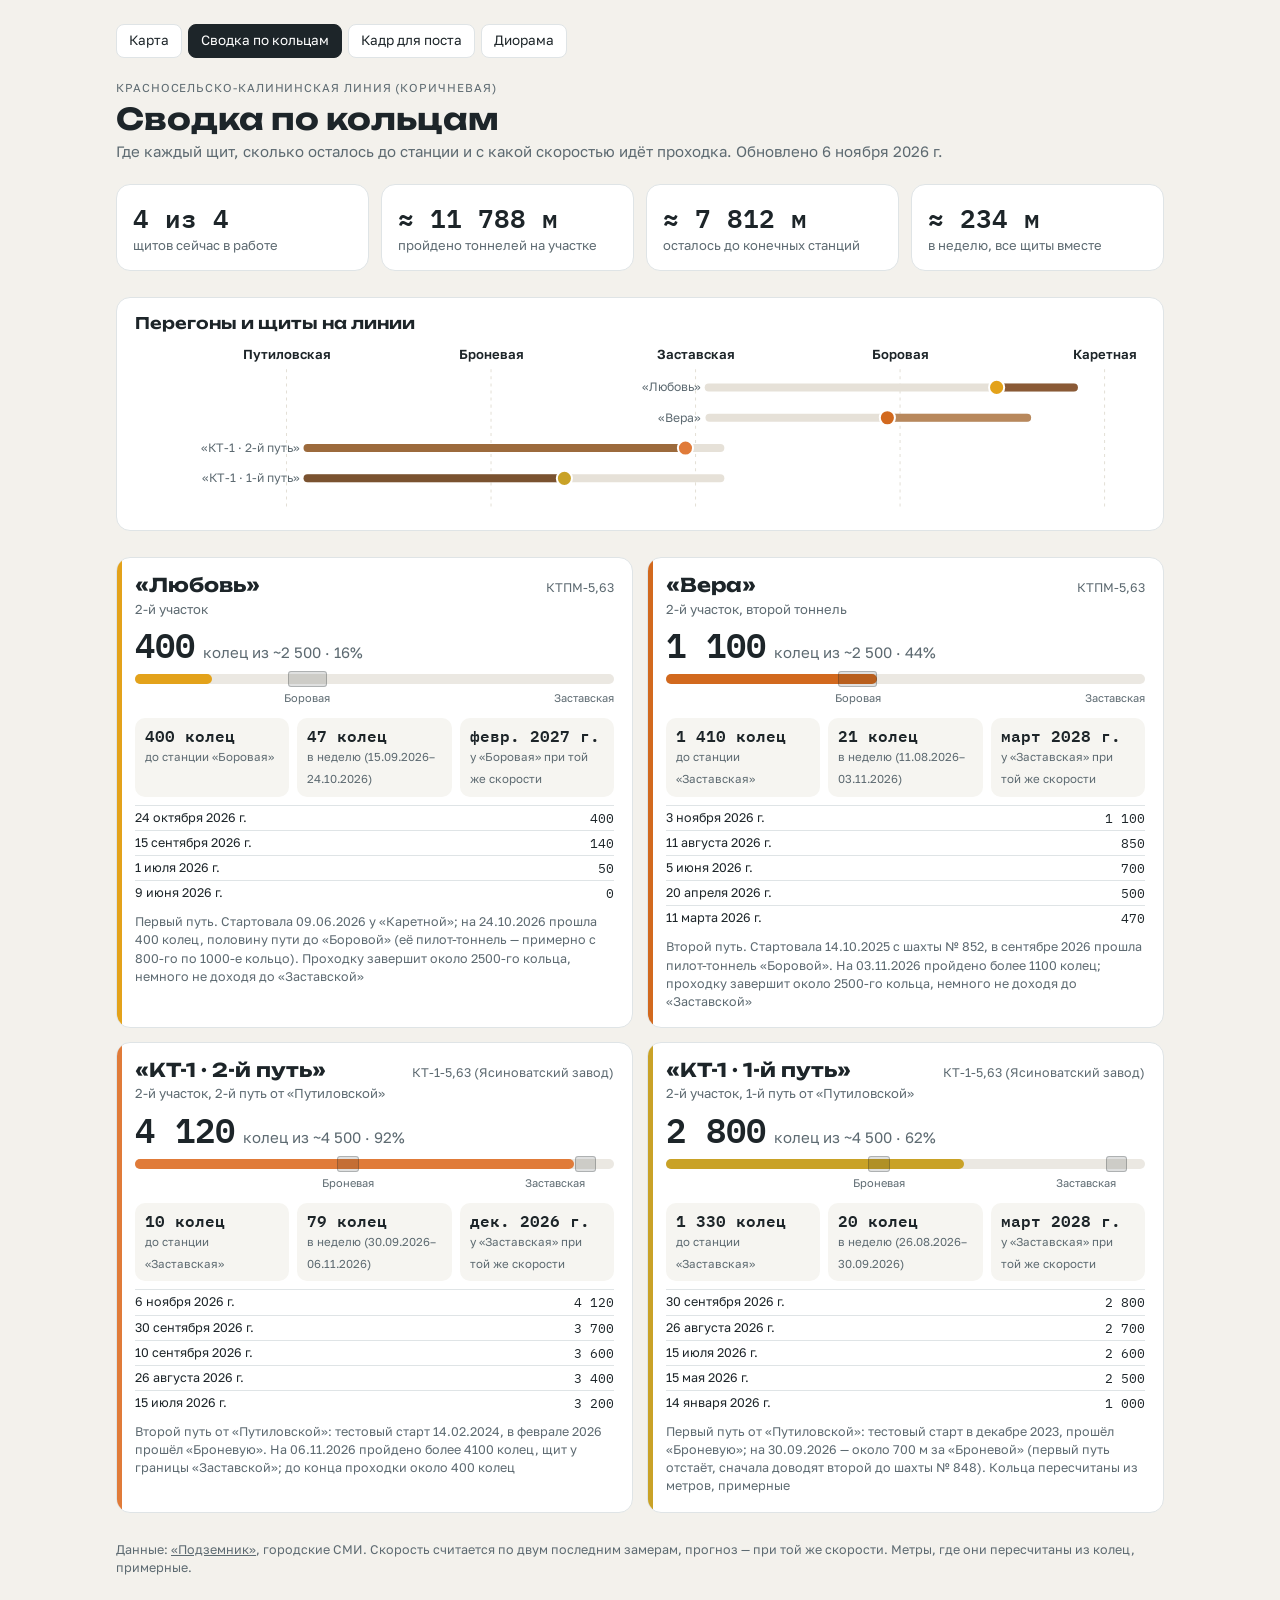
<file: rings.html>
<!doctype html>
<html lang="ru">
<head>
<meta charset="utf-8">
<meta name="viewport" content="width=device-width, initial-scale=1">
<title>Сводка по кольцам — щиты метро СПб</title>
<link rel="preconnect" href="https://fonts.googleapis.com">
<link rel="stylesheet" href="https://fonts.googleapis.com/css2?family=Unbounded:wght@600;700&family=Golos+Text:wght@400;500;600&family=IBM+Plex+Mono:wght@500&display=swap">
<style>
  :root { --ink: #1d2529; --muted: #5d6a71; --line: #dfe4e6; --bg: #f3f1ec; --card: #fff; --brown: #8a5a36; }
  * { box-sizing: border-box; }
  body { margin: 0; background: var(--bg); color: var(--ink); font: 15px/1.45 "Golos Text", system-ui, sans-serif; }
  .wrap { max-width: 1080px; margin: 0 auto; padding: 24px 16px 60px; }
  nav { display: flex; gap: 6px; margin-bottom: 22px; flex-wrap: wrap; }
  nav a { text-decoration: none; color: var(--ink); padding: 6px 12px; border-radius: 8px; border: 1px solid var(--line); background: #fff; font-size: 13.5px; }
  nav a.on { background: var(--ink); color: #fff; border-color: var(--ink); }
  .eyebrow { font-size: 11.5px; letter-spacing: .08em; text-transform: uppercase; color: var(--muted); }
  h1 { font: 700 30px/1.15 "Unbounded", sans-serif; margin: 6px 0 4px; }
  .lead { color: var(--muted); margin: 0 0 22px; }
  .mono { font-family: "IBM Plex Mono", ui-monospace, monospace; }
  .kpis { display: grid; grid-template-columns: repeat(auto-fit, minmax(190px, 1fr)); gap: 12px; margin-bottom: 26px; }
  .kpi { background: var(--card); border: 1px solid var(--line); border-radius: 14px; padding: 14px 16px; }
  .kpi b { display: block; font: 600 26px/1.1 "IBM Plex Mono", monospace; margin: 4px 0 2px; }
  .kpi span { color: var(--muted); font-size: 13px; }
  .line-strip { background: var(--card); border: 1px solid var(--line); border-radius: 14px; padding: 16px 18px 12px; margin-bottom: 26px; }
  .line-strip h2, .grid h2 { font: 600 16px/1.2 "Unbounded", sans-serif; margin: 0 0 10px; }
  svg text { font-family: "Golos Text", sans-serif; }
  .grid { display: grid; grid-template-columns: repeat(auto-fit, minmax(420px, 1fr)); gap: 14px; }
  .sh { background: var(--card); border: 1px solid var(--line); border-radius: 14px; padding: 16px 18px; position: relative; overflow: hidden; }
  .sh::before { content: ""; position: absolute; left: 0; top: 0; bottom: 0; width: 5px; background: var(--c); }
  .sh .top { display: flex; justify-content: space-between; align-items: baseline; gap: 8px; }
  .sh h3 { font: 700 19px/1.2 "Unbounded", sans-serif; margin: 0; }
  .sh .mach { color: var(--muted); font-size: 12.5px; }
  .sh .route { color: var(--muted); font-size: 13px; margin: 2px 0 10px; }
  .big { display: flex; align-items: baseline; gap: 8px; }
  .big b { font: 600 34px/1 "IBM Plex Mono", monospace; }
  .big span { color: var(--muted); }
  .bar { height: 10px; border-radius: 5px; background: #ebe8e2; margin: 10px 0 6px; position: relative; overflow: visible; }
  .bar i { position: absolute; left: 0; top: 0; bottom: 0; border-radius: 5px; background: var(--c); }
  .bar em { position: absolute; top: -3px; bottom: -3px; border-radius: 3px; background: rgba(29,37,41,.14); border: 1px solid rgba(29,37,41,.25); }
  .marks { position: relative; height: 18px; font-size: 11px; color: var(--muted); }
  .marks span { position: absolute; transform: translateX(-50%); white-space: nowrap; }
  .stats { display: grid; grid-template-columns: repeat(3, 1fr); gap: 8px; margin: 10px 0 8px; }
  .stats div { background: #f6f5f1; border-radius: 10px; padding: 8px 10px; }
  .stats b { display: block; font: 600 16px/1.2 "IBM Plex Mono", monospace; }
  .stats span { font-size: 11.5px; color: var(--muted); }
  .note { font-size: 12.5px; color: var(--muted); margin-top: 8px; }
  .hist { margin-top: 6px; }
  .hist table { width: 100%; border-collapse: collapse; font-size: 12.5px; }
  .hist td { padding: 3px 0; border-top: 1px solid var(--line); }
  .hist td:last-child { text-align: right; font-family: "IBM Plex Mono", monospace; }
  .foot { margin-top: 28px; color: var(--muted); font-size: 12.5px; }
  .foot a { color: inherit; }
  .tag { display: inline-block; font-size: 11px; padding: 1px 7px; border-radius: 10px; background: #f0ece4; color: var(--muted); margin-left: 6px; vertical-align: middle; }
  @media (max-width: 560px) { .grid { grid-template-columns: 1fr; } h1 { font-size: 22px; } .stats { grid-template-columns: 1fr 1fr; } }
</style>
</head>
<body>
<div class="wrap">
  <nav><a href="./">Карта</a><a href="rings.html" class="on">Сводка по кольцам</a><a href="card.html">Кадр для поста</a><a href="diorama.html">Диорама</a></nav>
  <div class="eyebrow" id="eb"></div>
  <h1>Сводка по кольцам</h1>
  <p class="lead" id="lead"></p>
  <div class="kpis" id="kpis"></div>
  <div class="line-strip"><h2>Перегоны и щиты на линии</h2><div id="strip"></div></div>
  <div class="grid" id="grid"></div>
  <div class="foot">Данные: <a href="https://t.me/podzemnik_spb">«Подземник»</a>, городские СМИ. Скорость считается по двум последним замерам, прогноз — при той же скорости. Метры, где они пересчитаны из колец, примерные.</div>
</div>
<script src="rings.js?v=4"></script>
</body>
</html>
</file>
